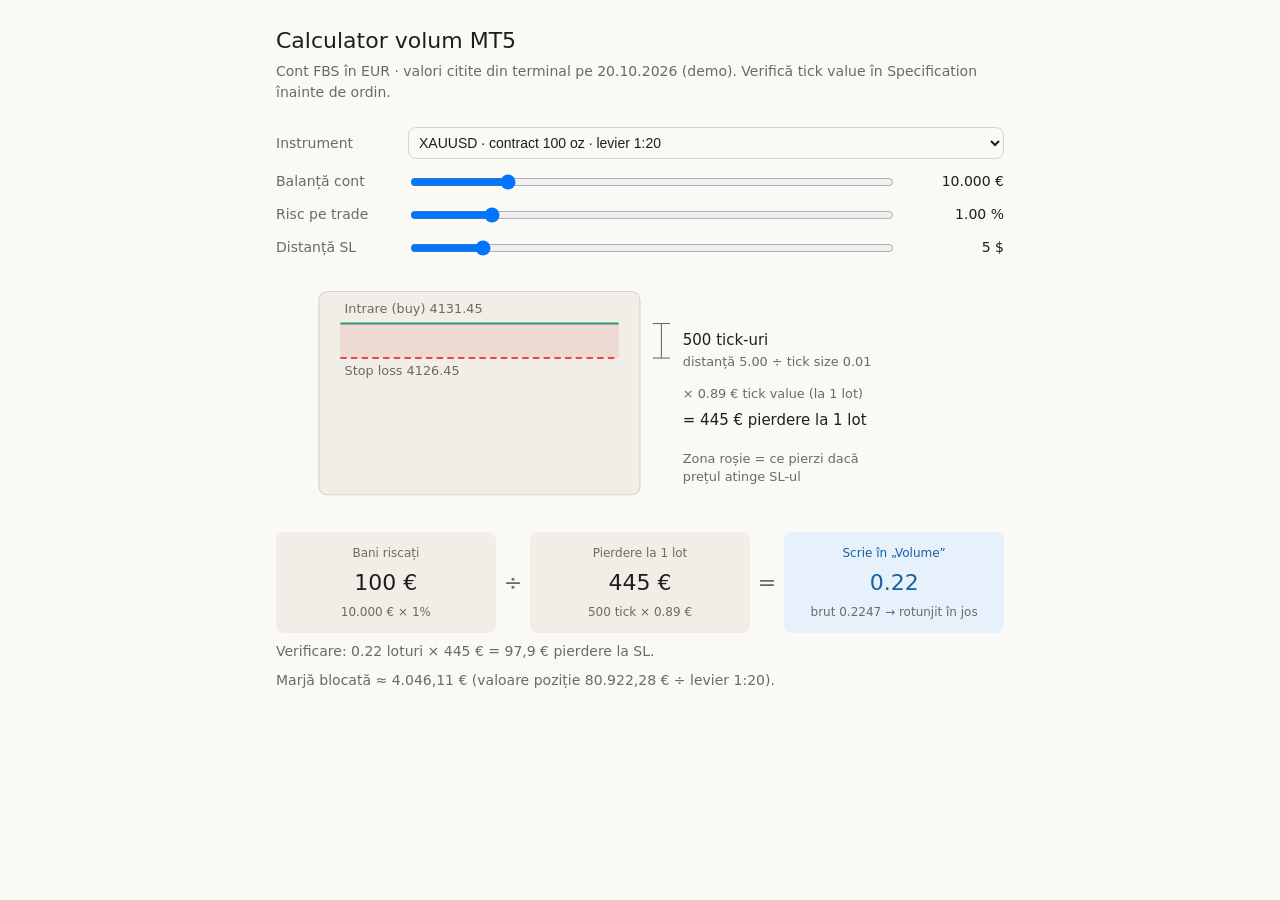
<file: calculator_volum.html>
<!doctype html>
<!-- ================================================================================== -->
<!-- Calculator de volum (loturi) pentru MT5, pagină independentă (se deschide direct în  -->
<!-- browser, fără server).                                                              -->
<!-- Întrebarea la care răspunde: „Câte loturi scriu în câmpul Volume, ca dacă prețul     -->
<!-- atinge Stop Loss-ul să pierd exact X% din cont?”                                     -->
<!--   volum = bani riscați ÷ pierderea la 1 lot                                          -->
<!--   bani riscați      = balanța × riscul (%)                                           -->
<!--   pierderea la 1 lot = distanța până la SL, în tick-uri × tick value (€ la 1 lot)     -->
<!-- Valorile instrumentelor (tick value, contract, levier) sunt citite din terminalul    -->
<!-- FBS demo pe 20.10.2026 și scrise în obiectul S din script; pot fi altele azi.         -->
<!-- ================================================================================== -->
<html lang="ro">
<head>
<meta charset="utf-8">
<meta name="viewport" content="width=device-width, initial-scale=1">
<title>Calculator volum MT5</title>
<style>
/* Culorile paginii, ca variabile: tema deschisă (implicit), apoi tema închisă (după setarea
   sistemului sau forțată cu data-theme="dark"). */
:root{--bg:#faf9f5;--card:#f0eee6;--text:#1f1e1d;--muted:#6b6a65;--line:#d6d4cc;--accent:#185fa5;--accentbg:#e6f1fb;--green:#1d9e75;--red:#e24b4a;--warn:#854f0b;--warnbg:#faeeda}
@media (prefers-color-scheme:dark){:root:not([data-theme="light"]){--bg:#1f1e1d;--card:#2b2a27;--text:#ecebe6;--muted:#a3a29c;--line:#44433f;--accent:#85b7eb;--accentbg:#0c447c;--green:#5dcaa5;--red:#f09595;--warn:#fac775;--warnbg:#633806}}
:root[data-theme="dark"]{--bg:#1f1e1d;--card:#2b2a27;--text:#ecebe6;--muted:#a3a29c;--line:#44433f;--accent:#85b7eb;--accentbg:#0c447c;--green:#5dcaa5;--red:#f09595;--warn:#fac775;--warnbg:#633806}
/* Așezarea generală: pagina centrată, maximum 760px lățime. */
*{box-sizing:border-box}
body{margin:0;background:var(--bg);color:var(--text);font-family:system-ui,-apple-system,"Segoe UI",sans-serif;line-height:1.5}
main{max-width:760px;margin:0 auto;padding:24px 16px 40px}
h1{font-size:22px;font-weight:500;margin:0 0 4px}
.sub{color:var(--muted);font-size:14px;margin:0 0 24px}
/* Un rând de setare: eticheta, sliderul / lista și valoarea aleasă. */
.row{display:flex;align-items:center;gap:12px;margin:0 0 12px;font-size:14px;color:var(--muted)}
.row>span:first-child{min-width:120px}
.row input[type=range]{flex:1;min-width:0}
.row select{flex:1;padding:6px;border-radius:8px;border:1px solid var(--line);background:var(--bg);color:var(--text);font-size:14px}
.val{min-width:96px;text-align:right;font-weight:500;color:var(--text)}
svg{width:100%;height:auto;display:block;margin:12px 0}
/* Ecuația „bani riscați ÷ pierdere la 1 lot = volum”, ca trei carduri cu semnele între ele. */
.eq{display:grid;grid-template-columns:minmax(0,1fr) auto minmax(0,1fr) auto minmax(0,1fr);gap:8px;align-items:center;margin:16px 0 8px}
.card{background:var(--card);border-radius:8px;padding:12px;text-align:center}
.card .l{font-size:12px;color:var(--muted)}
.card .n{font-size:22px;font-weight:500;margin:4px 0}
.card .s{font-size:12px;color:var(--muted)}
.op{font-size:22px;color:var(--muted)}
.res{background:var(--accentbg)}.res .n,.res .l{color:var(--accent)}
/* Textele de verificare și avertismentul (portocaliu). */
.info{font-size:14px;color:var(--muted);margin:8px 0}
.warn{background:var(--warnbg);color:var(--warn);padding:10px 12px;border-radius:8px;font-size:14px}
/* Pe telefon: cardurile unul sub altul, etichetele pe rând separat. */
@media (max-width:560px){.eq{grid-template-columns:1fr}.op{text-align:center}.row{flex-wrap:wrap}.row>span:first-child{min-width:100%}}
</style>
</head>
<body>
<main>
<h1>Calculator volum MT5</h1>
<p class="sub">Cont FBS în EUR · valori citite din terminal pe 20.10.2026 (demo). Verifică tick value în Specification înainte de ordin.</p>

<!-- Setările: instrumentul, balanța, riscul (% din balanță) și distanța până la SL. -->
<!-- Fiecare valoare aleasă apare în dreapta sliderului (elementele cu id ...v).     -->
<div class="row"><span>Instrument</span>
<select id="sym"><option value="xau">XAUUSD · contract 100 oz · levier 1:20</option><option value="eur">EURUSD · contract 100 000 · levier 1:30</option></select></div>
<div class="row"><span>Balanță cont</span><input type="range" id="bal" min="500" max="50000" step="500" value="10000"><span class="val" id="balv"></span></div>
<div class="row"><span>Risc pe trade</span><input type="range" id="risk" min="0.25" max="5" step="0.25" value="1"><span class="val" id="riskv"></span></div>
<div class="row"><span>Distanță SL</span><input type="range" id="sl" min="1" max="30" step="0.5" value="5"><span class="val" id="slv"></span></div>

<!-- Desenul: linia de intrare (verde), linia de SL (roșu, punctat) și zona roșie dintre ele. -->
<!-- Linia de SL coboară când mărești distanța; în dreapta apare calculul pierderii la 1 lot.  -->
<svg viewBox="0 0 680 230" role="img" aria-label="Distanța dintre intrare și stop loss">
<rect x="40" y="20" width="300" height="190" rx="8" fill="var(--card)" stroke="var(--line)"/>
<line x1="60" y1="50" x2="320" y2="50" stroke="var(--green)" stroke-width="2"/>
<text x="64" y="40" font-size="12" fill="var(--muted)" id="entT">Intrare</text>
<rect id="zone" x="60" y="50" width="260" height="70" fill="var(--red)" opacity="0.12"/>
<line id="slLine" x1="60" y1="120" x2="320" y2="120" stroke="var(--red)" stroke-width="2" stroke-dasharray="6 4"/>
<text x="64" y="136" font-size="12" fill="var(--muted)" id="slT">Stop loss</text>
<line id="br" x1="360" y1="50" x2="360" y2="120" stroke="var(--muted)"/>
<line x1="352" y1="50" x2="368" y2="50" stroke="var(--muted)"/>
<line id="brB" x1="352" y1="120" x2="368" y2="120" stroke="var(--muted)"/>
<text x="380" y="70" font-size="14" font-weight="500" fill="var(--text)" id="tk"></text>
<text x="380" y="90" font-size="12" fill="var(--muted)" id="tkd"></text>
<text x="380" y="120" font-size="12" fill="var(--muted)" id="tv"></text>
<text x="380" y="145" font-size="14" font-weight="500" fill="var(--text)" id="pl"></text>
<text x="380" y="180" font-size="12" fill="var(--muted)">Zona roșie = ce pierzi dacă</text>
<text x="380" y="197" font-size="12" fill="var(--muted)">prețul atinge SL-ul</text>
</svg>

<!-- Rezultatul, ca ecuație: bani riscați ÷ pierdere la 1 lot = volumul de scris în MT5. -->
<div class="eq">
<div class="card"><div class="l">Bani riscați</div><div class="n" id="rm"></div><div class="s" id="rms"></div></div>
<div class="op">÷</div>
<div class="card"><div class="l">Pierdere la 1 lot</div><div class="n" id="lpl"></div><div class="s" id="lpls"></div></div>
<div class="op">=</div>
<div class="card res"><div class="l">Scrie în „Volume”</div><div class="n" id="lots"></div><div class="s" id="raw"></div></div>
</div>
<!-- Verificarea calculului, marja blocată și avertismentul (ascuns când totul e în regulă). -->
<p class="info" id="check"></p>
<p class="info" id="margin"></p>
<p class="warn" id="warn" hidden></p>
</main>
<script>
// Datele instrumentelor (citite din MT5, Specification):
//   entry    = prețul de intrare folosit în exemplu (buy)
//   tick     = tick size, cea mai mică mișcare de preț
//   tv       = tick value: câți € câștigi / pierzi la 1 lot când prețul se mișcă un tick
//   contract = mărimea unui lot (100 uncii de aur / 100.000 EUR)
//   lev      = levierul contului pe instrument
//   unit/per = cum se măsoară distanța SL în slider: la aur în $ (1$ = 100 tick-uri),
//              la EURUSD în pips (1 pip = 10 tick-uri)
//   dec      = zecimalele prețului; min/max/step/def = limitele și valoarea implicită a sliderului SL
//   usd      = prețul e în dolari (trebuie convertit în EUR pentru marjă)
const S={
 xau:{entry:4131.45,tick:0.01,tv:0.89,contract:100,lev:20,unit:'$',per:100,dec:2,min:1,max:30,step:0.5,def:5,usd:true},
 eur:{entry:1.12320,tick:0.00001,tv:0.89,contract:100000,lev:30,unit:'pips',per:10,dec:5,min:5,max:100,step:1,def:20,usd:false}
};
// Cursul EUR/USD folosit la conversia valorii poziției de aur (în $) în euro.
const EURUSD=1.1232;
// Scurtătură: $('bal') = elementul cu id="bal".
const $=id=>document.getElementById(id);
// Număr formatat românește, cu cel mult 2 zecimale (ex. 10.000 sau 12,5).
const f=n=>n.toLocaleString('ro-RO',{minimumFractionDigits:0,maximumFractionDigits:2});
// Alt instrument ales: sliderul de SL primește limitele și valoarea implicită ale instrumentului.
function setSym(){const s=S[$('sym').value];const sl=$('sl');sl.min=s.min;sl.max=s.max;sl.step=s.step;sl.value=s.def;upd();}
// Recalculează și redesenează totul; rulează la fiecare mișcare de slider.
function upd(){
 // s = instrumentul, bal = balanța (€), r = riscul (%), d = distanța SL (în $ sau pips).
 const s=S[$('sym').value],bal=+$('bal').value,r=+$('risk').value,d=+$('sl').value;
 // ticks = distanța SL în tick-uri; risk = banii riscați (€); lpl = pierderea la 1 lot (€);
 // raw = volumul exact (de obicei cu multe zecimale).
 const ticks=Math.round(d*s.per),risk=bal*r/100,lpl=ticks*s.tv,raw=risk/lpl;
 // Volumul rotunjit ÎN JOS la 0.01 (pasul MT5), ca să nu riscăm mai mult decât am ales; minimum 0.01.
 // (+1e-9 evită erori de rotunjire, ex. 0.29999999 care ar deveni 0.29 în loc de 0.30.)
 const lots=Math.max(0.01,Math.floor(raw*100+1e-9)/100);
 // Prețul SL-ului pentru un buy: sub prețul de intrare cu distanța aleasă.
 const slPrice=s.entry-ticks*s.tick;
 // Valorile alese, scrise lângă slidere.
 $('balv').textContent=f(bal)+' €';$('riskv').textContent=r.toFixed(2)+' %';
 $('slv').textContent=s.unit==='$'?d+' $':d+' pips';
 // Desenul: poziția verticală a liniei de SL (65 = cel mai aproape, 190 = cel mai departe),
 // apoi mutăm linia, acolada din dreapta, zona roșie și eticheta SL.
 const y=65+(d-s.min)/(s.max-s.min)*125;
 for(const id of ['slLine','brB']){$(id).setAttribute('y1',y);$(id).setAttribute('y2',y);}
 $('br').setAttribute('y2',y);$('zone').setAttribute('height',y-50);$('slT').setAttribute('y',Math.min(y+16,205));
 // Textele din desen: prețurile și calculul pierderii la 1 lot, pas cu pas.
 $('entT').textContent='Intrare (buy) '+s.entry.toFixed(s.dec);
 $('slT').textContent='Stop loss '+slPrice.toFixed(s.dec);
 $('tk').textContent=f(ticks)+' tick-uri';
 $('tkd').textContent='distanță '+(ticks*s.tick).toFixed(s.dec)+' ÷ tick size '+s.tick;
 $('tv').textContent='× '+s.tv+' € tick value (la 1 lot)';
 $('pl').textContent='= '+f(lpl)+' € pierdere la 1 lot';
 // Cele trei carduri ale ecuației și rândul de verificare.
 $('rm').textContent=f(risk)+' €';$('rms').textContent=f(bal)+' € × '+r+'%';
 $('lpl').textContent=f(lpl)+' €';$('lpls').textContent=f(ticks)+' tick × '+s.tv+' €';
 $('lots').textContent=lots.toFixed(2);$('raw').textContent='brut '+raw.toFixed(4)+' → rotunjit în jos';
 $('check').textContent='Verificare: '+lots.toFixed(2)+' loturi × '+f(lpl)+' € = '+f(lots*lpl)+' € pierdere la SL.';
 // Marja: valoarea poziției în € (la aur: uncii × preț în $, convertit în €; la EURUSD: suma
 // în EUR) împărțită la levier = banii blocați de broker cât e deschisă poziția.
 const notionalEur=s.usd?lots*s.contract*s.entry/EURUSD:lots*s.contract;
 const marg=notionalEur/s.lev;
 $('margin').textContent='Marjă blocată ≈ '+f(marg)+' € (valoare poziție '+f(notionalEur)+' € ÷ levier 1:'+s.lev+').';
 // Avertismente: volumul exact e sub minimul MT5 (0.01 ar risca mai mult decât ai ales),
 // sau marja depășește balanța (brokerul ar respinge ordinul).
 const w=$('warn');
 if(raw<0.01){w.hidden=false;w.textContent='Lotul calculat e sub minimul de 0.01. La 0.01 ai risca '+f(0.01*lpl)+' €, mai mult decât ți-ai propus. Mărește riscul, strânge SL-ul sau nu intra.';}
 else if(marg>bal){w.hidden=false;w.textContent='Marja necesară depășește balanța. Ordinul ar fi respins.';}
 else w.hidden=true;
}
// Legăm controalele: alt instrument -> setSym; orice slider -> upd. Apoi primul calcul.
$('sym').onchange=setSym;for(const id of ['bal','risk','sl'])$(id).oninput=upd;upd();
</script>
</body>
</html>
</file>
